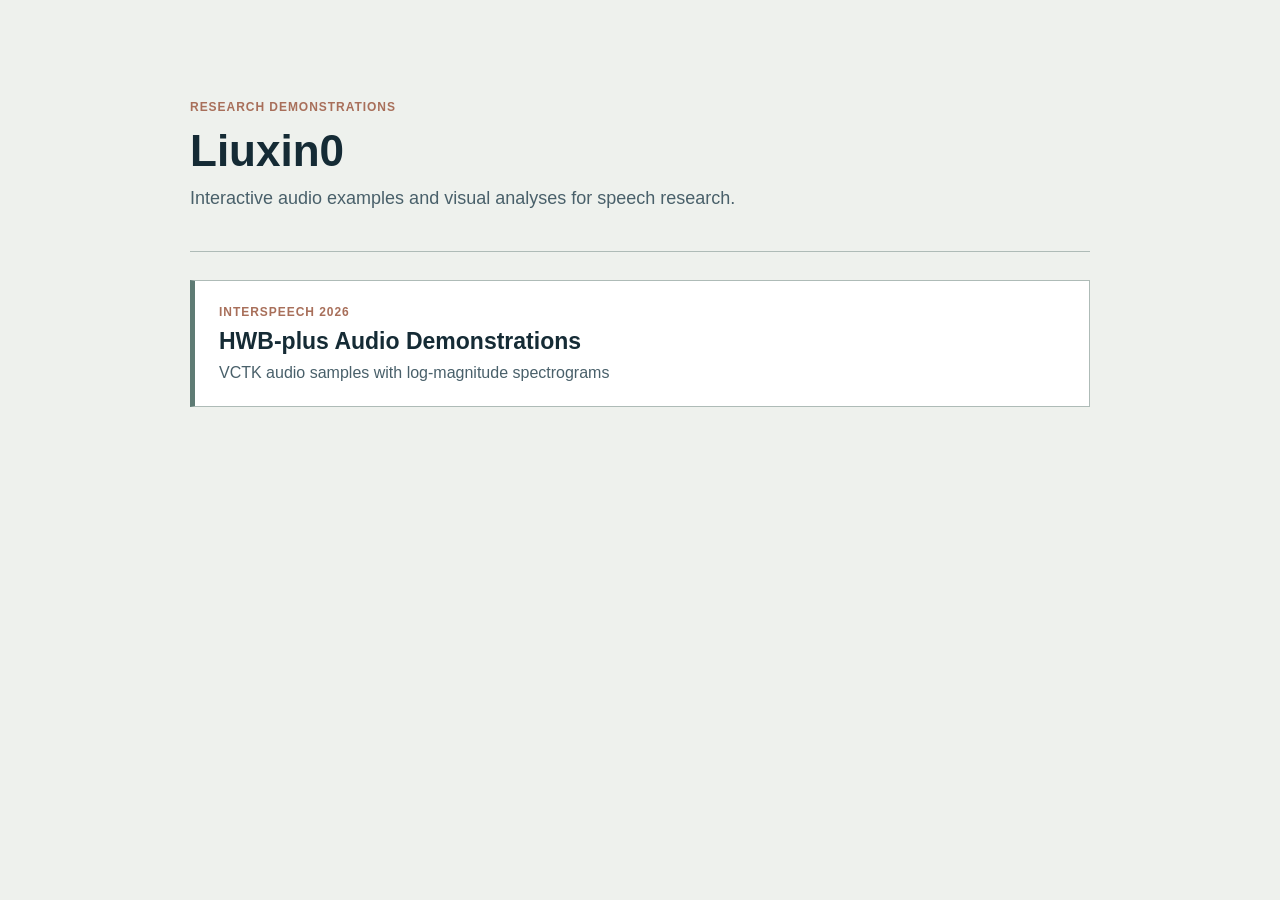
<file: index.html>
<!doctype html>
<html lang="en">
  <head>
    <meta charset="utf-8">
    <meta name="viewport" content="width=device-width, initial-scale=1">
    <title>Liuxin0 Research Demonstrations</title>
    <link rel="stylesheet" href="assets/site.css">
  </head>
  <body>
    <main>
      <header>
        <p class="eyebrow">RESEARCH DEMONSTRATIONS</p>
        <h1>Liuxin0</h1>
        <p class="intro">Interactive audio examples and visual analyses for speech research.</p>
      </header>
      <section aria-label="Available demonstrations">
        <a class="demo" href="hwb-plus/">
          <span class="label">INTERSPEECH 2026</span>
          <strong>HWB-plus Audio Demonstrations</strong>
          <span>VCTK audio samples with log-magnitude spectrograms</span>
        </a>
      </section>
    </main>
  </body>
</html>
</file>
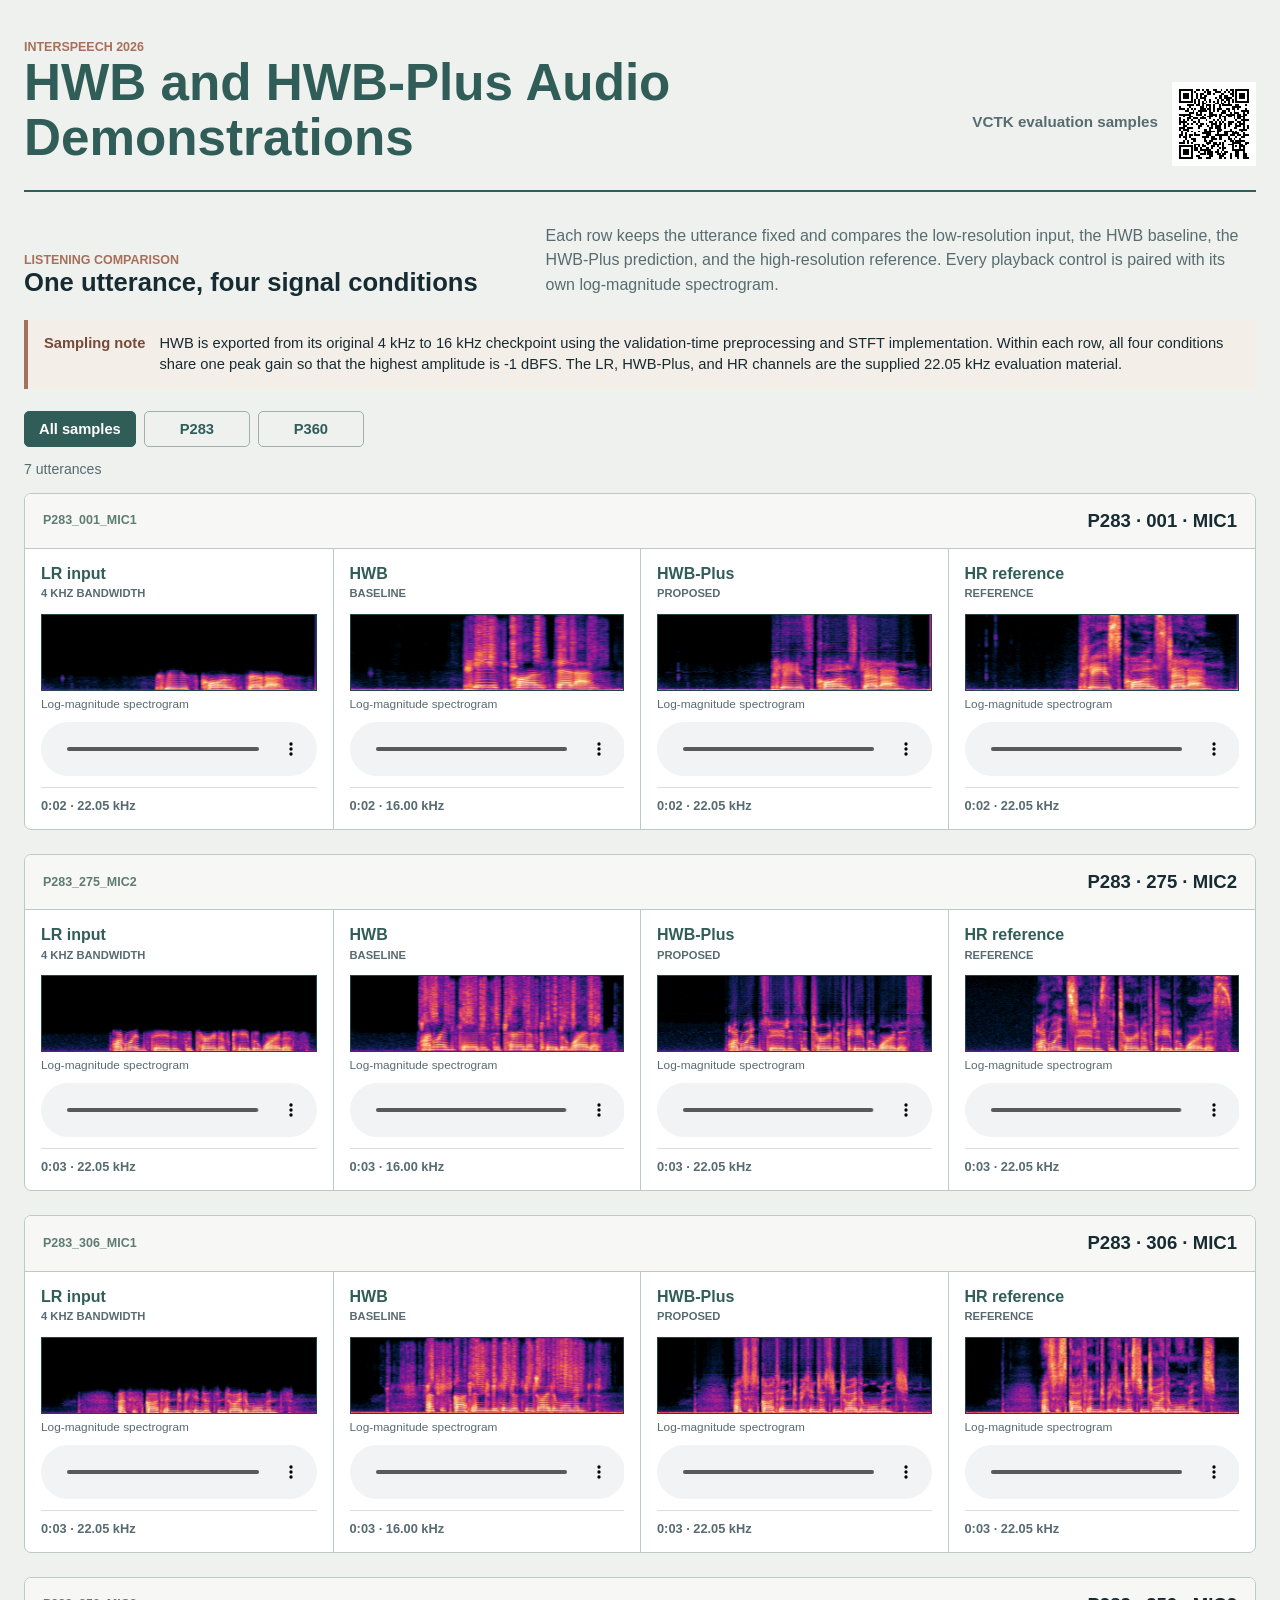
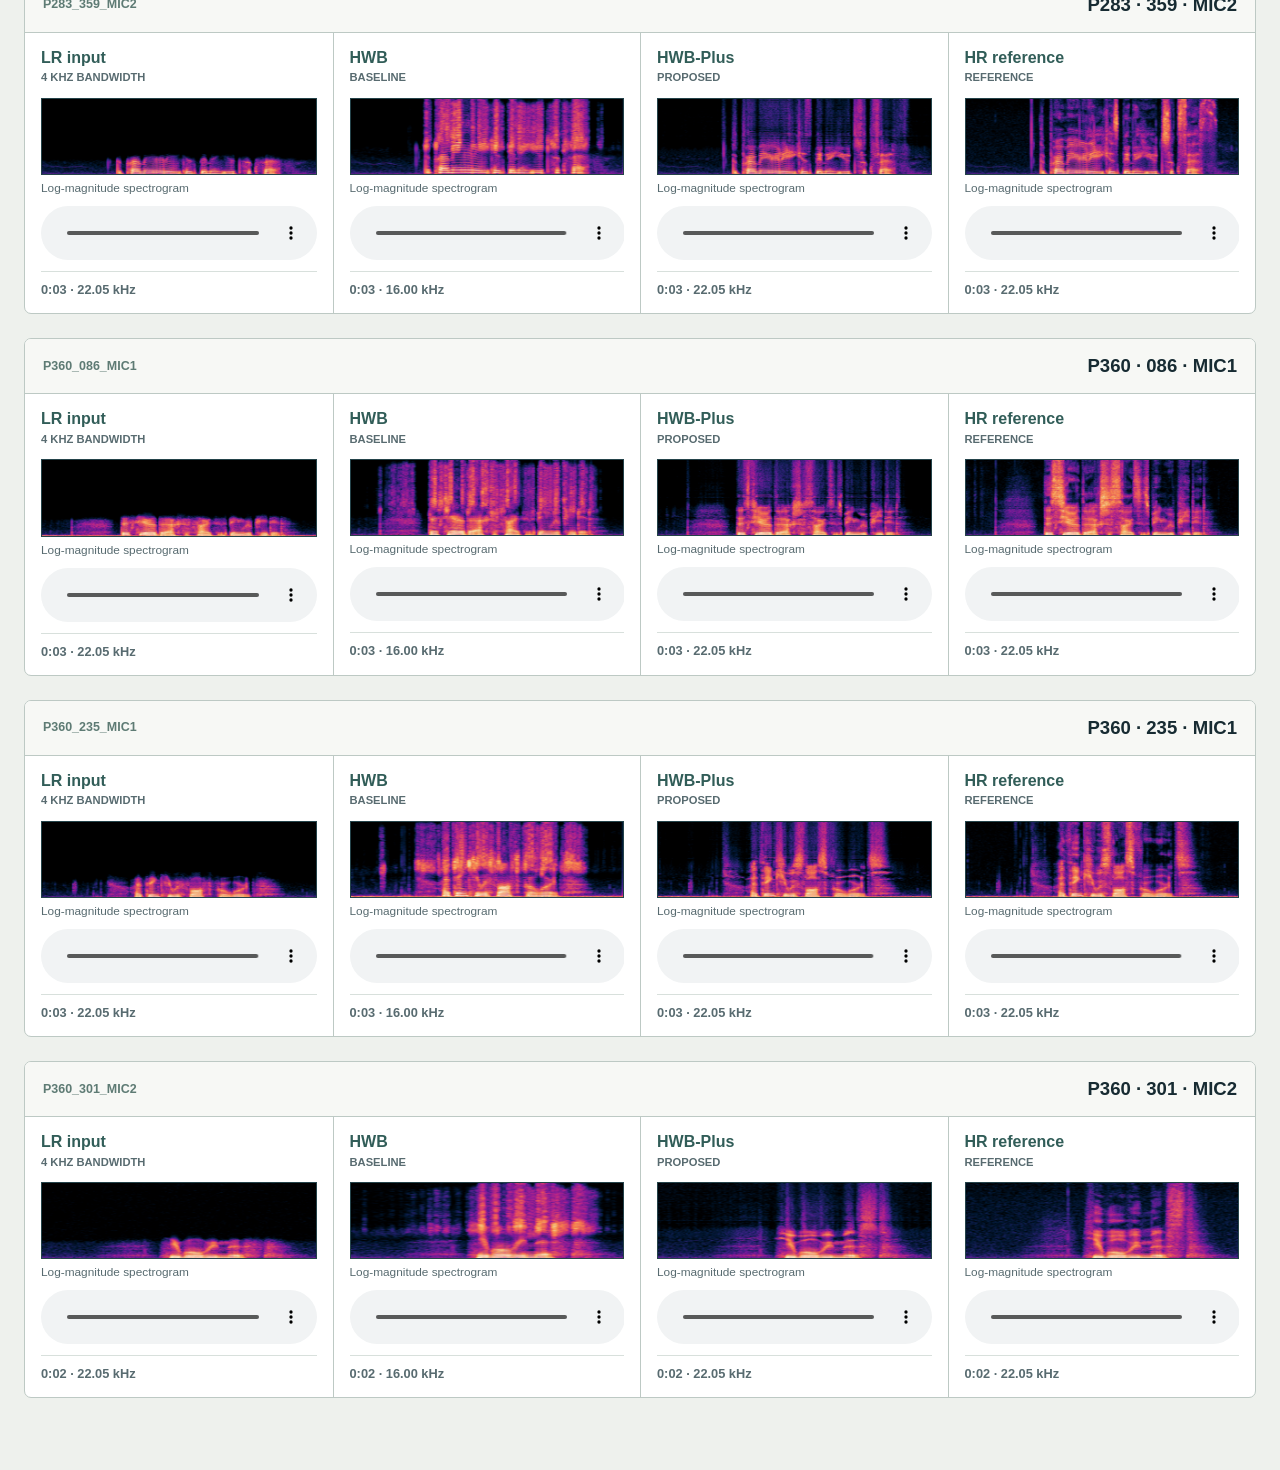
<file: hwb-plus/index.html>
<!doctype html>
<html lang="en">
  <head>
    <meta charset="utf-8">
    <meta name="viewport" content="width=device-width, initial-scale=1">
    <meta name="description" content="Four-way HWB and HWB-Plus audio comparisons with spectrograms.">
    <title>HWB and HWB-Plus Audio Demonstrations</title>
    <link rel="stylesheet" href="styles.css">
  </head>
  <body>
    <main class="shell">
      <header class="masthead">
        <div>
          <p class="eyebrow">Interspeech 2026</p>
          <h1>HWB and HWB-Plus Audio Demonstrations</h1>
        </div>
        <div class="masthead-meta">
          <p class="source-note">VCTK evaluation samples</p>
          <a class="qr-link" href="https://liuxin0.github.io/hwb-plus/" aria-label="Open the HWB and HWB-Plus audio demonstration">
            <img src="../assets/qrcodes/hwb-plus-audio-demo.png" alt="QR code for the HWB and HWB-Plus audio demonstration">
          </a>
        </div>
      </header>

      <section class="overview" aria-label="Audio demonstration overview">
        <div>
          <p class="section-kicker">Listening comparison</p>
          <h2>One utterance, four signal conditions</h2>
        </div>
        <p>Each row keeps the utterance fixed and compares the low-resolution input, the HWB baseline, the HWB-Plus prediction, and the high-resolution reference. Every playback control is paired with its own log-magnitude spectrogram.</p>
      </section>

      <aside class="method-note" aria-label="Comparison note">
        <strong>Sampling note</strong>
        <span>HWB is exported from its original 4 kHz to 16 kHz checkpoint using the validation-time preprocessing and STFT implementation. Within each row, all four conditions share one peak gain so that the highest amplitude is -1 dBFS. The LR, HWB-Plus, and HR channels are the supplied 22.05 kHz evaluation material.</span>
      </aside>

      <nav class="filters" aria-label="Filter examples">
        <button class="filter-button active" type="button" data-filter="all" aria-pressed="true">All samples</button>
        <button class="filter-button" type="button" data-filter="P283" aria-pressed="false">P283</button>
        <button class="filter-button" type="button" data-filter="P360" aria-pressed="false">P360</button>
      </nav>

      <p class="sample-count" id="sample-count" aria-live="polite"></p>
      <section class="comparison-list" id="comparison-list" aria-label="Four-way audio comparisons"></section>
    </main>

    <template id="comparison-template">
      <article class="comparison">
        <header class="comparison-head">
          <p class="comparison-id"></p>
          <h2 class="comparison-title"></h2>
        </header>
        <div class="comparison-columns"></div>
      </article>
    </template>

    <template id="variant-template">
      <section class="variant">
        <header class="variant-head">
          <h3 class="variant-label"></h3>
          <p class="variant-detail"></p>
        </header>
        <figure>
          <img class="spectrogram" loading="lazy">
          <figcaption>Log-magnitude spectrogram</figcaption>
        </figure>
        <audio class="audio-player" controls preload="metadata"></audio>
        <p class="variant-meta"></p>
      </section>
    </template>

    <script src="app.js"></script>
  </body>
</html>
</file>
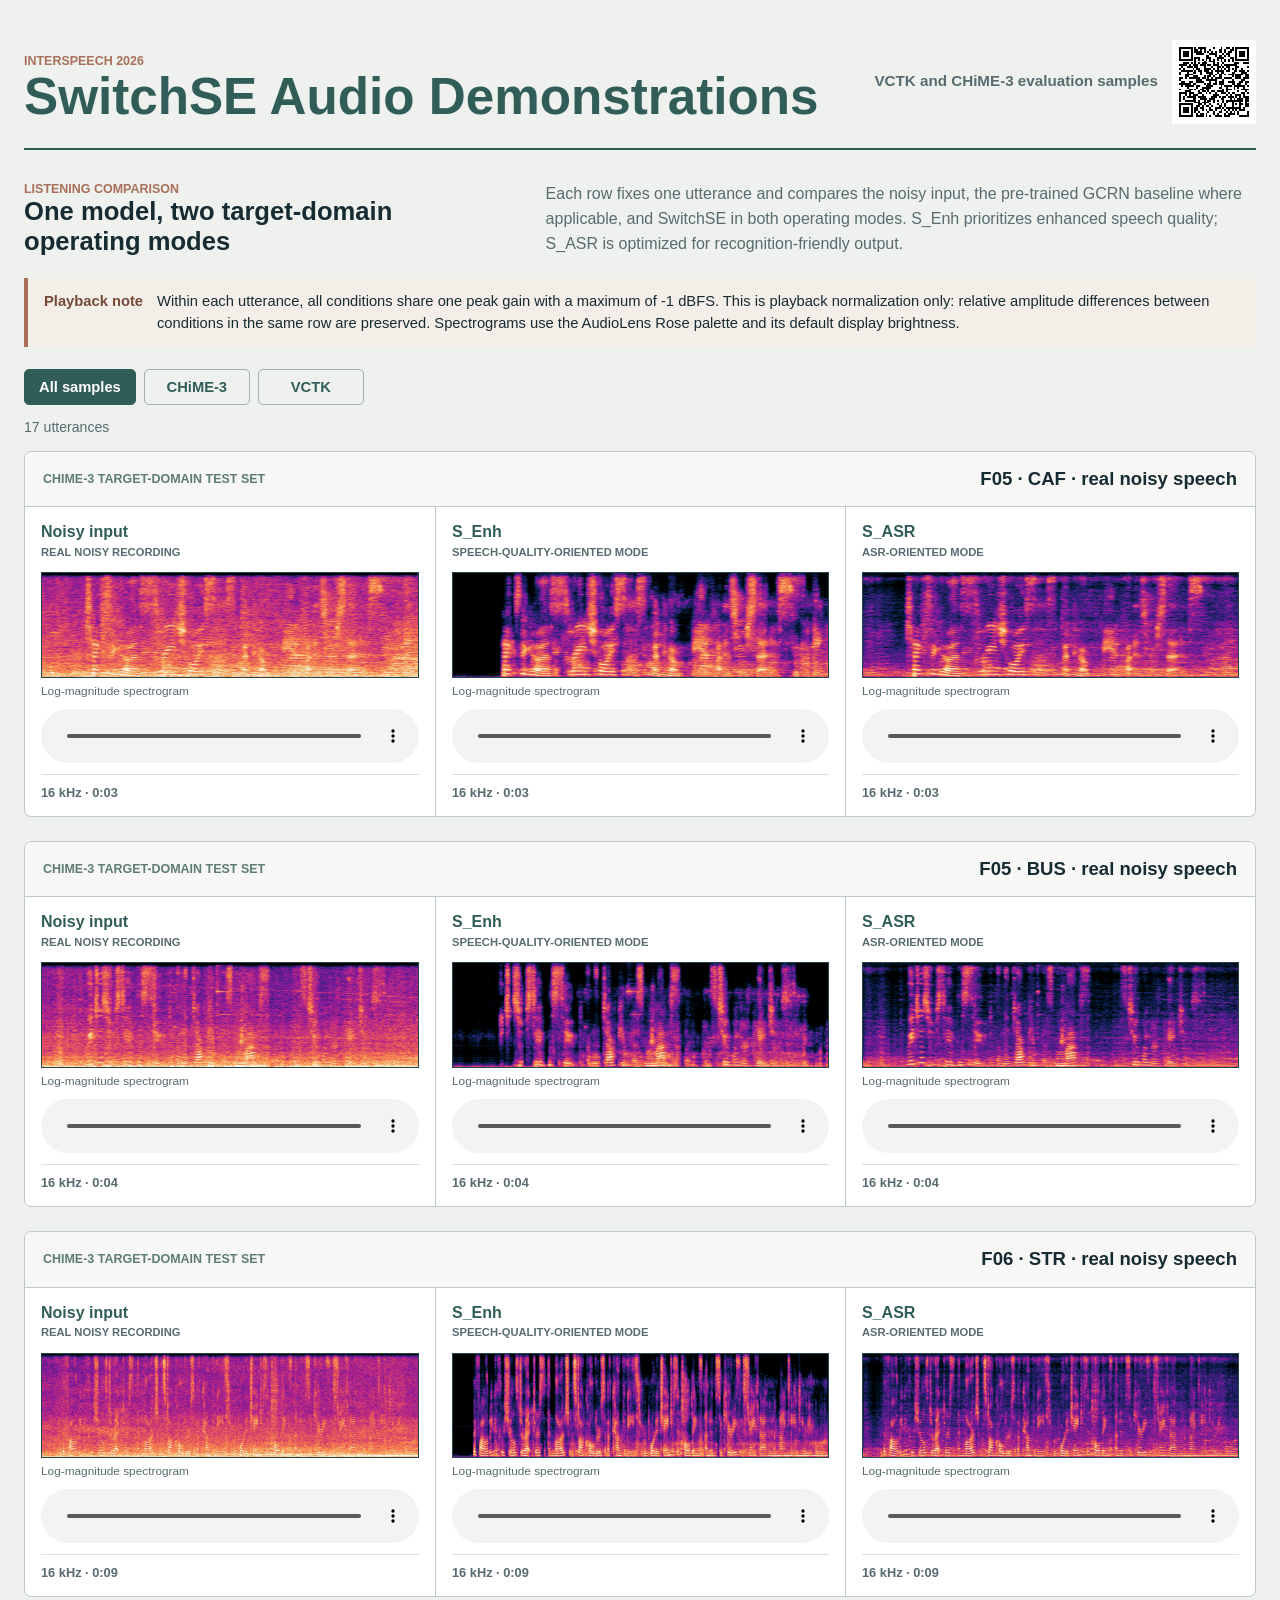
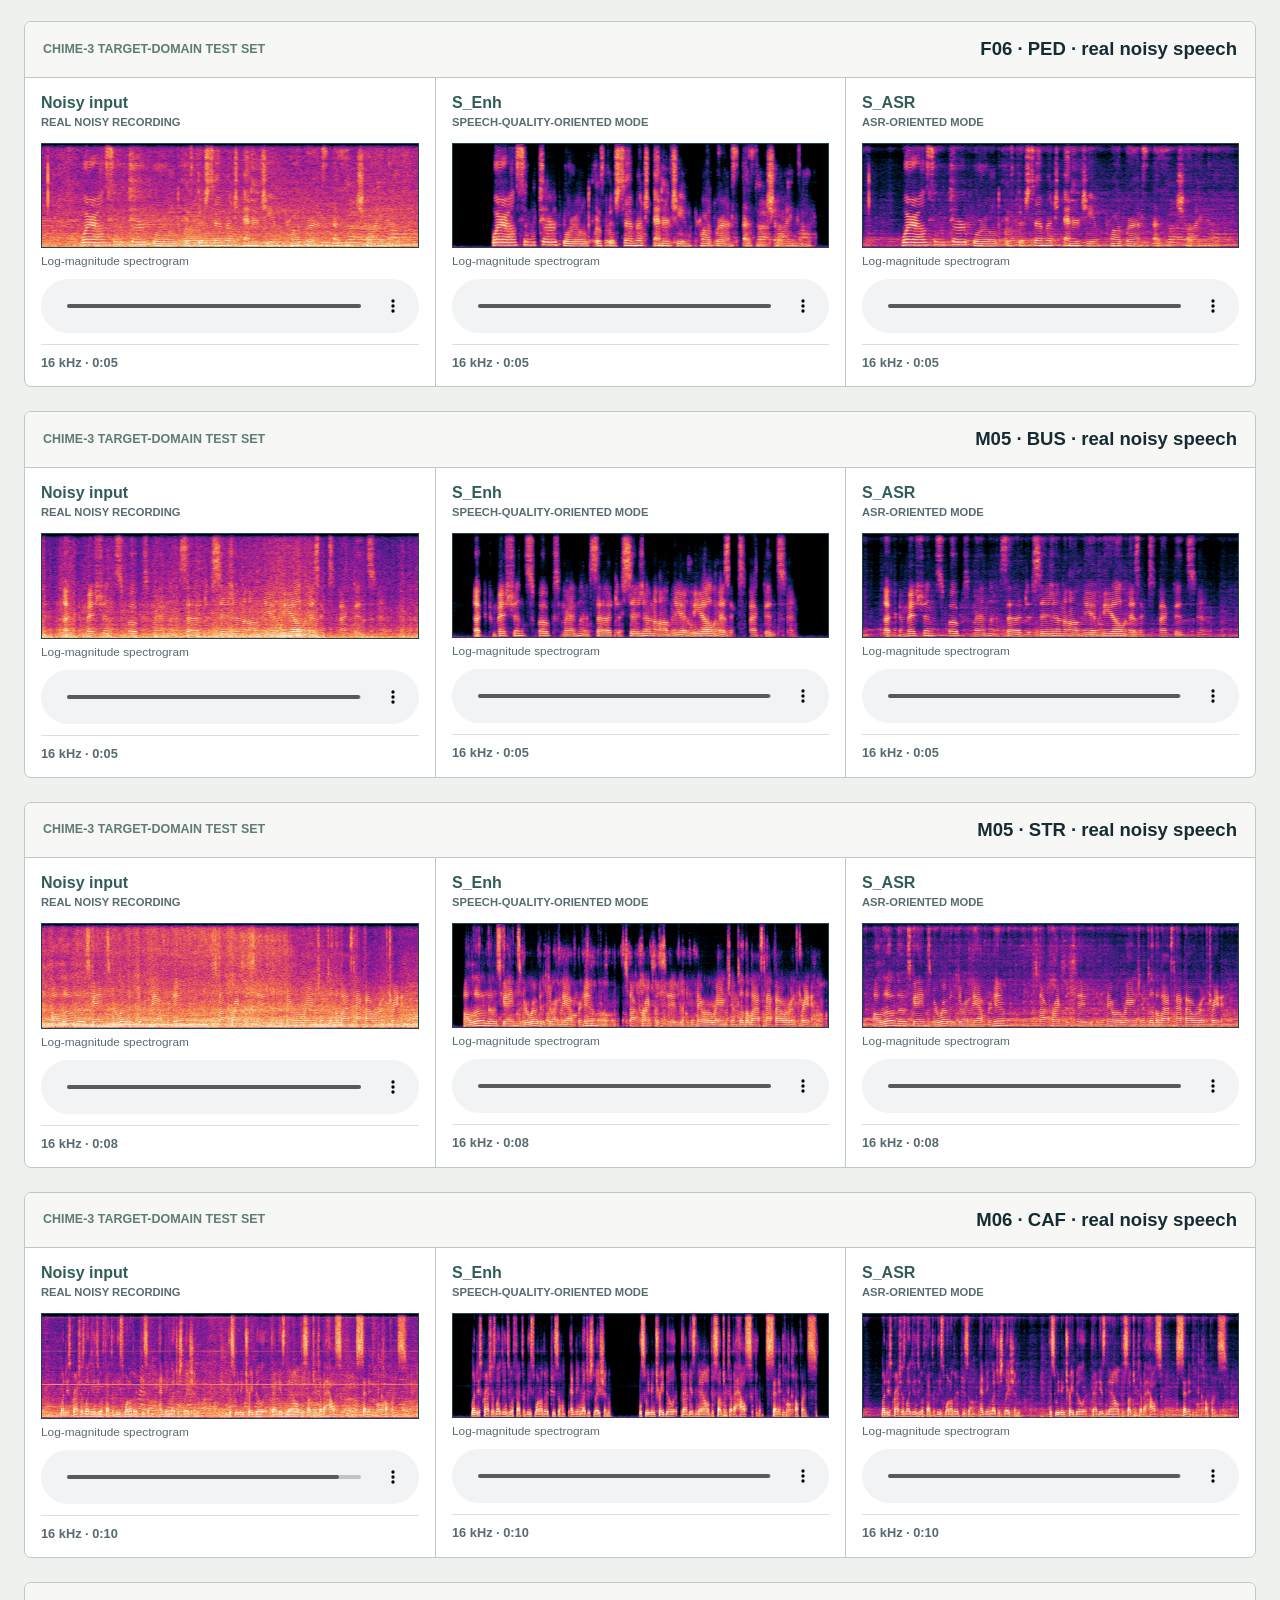
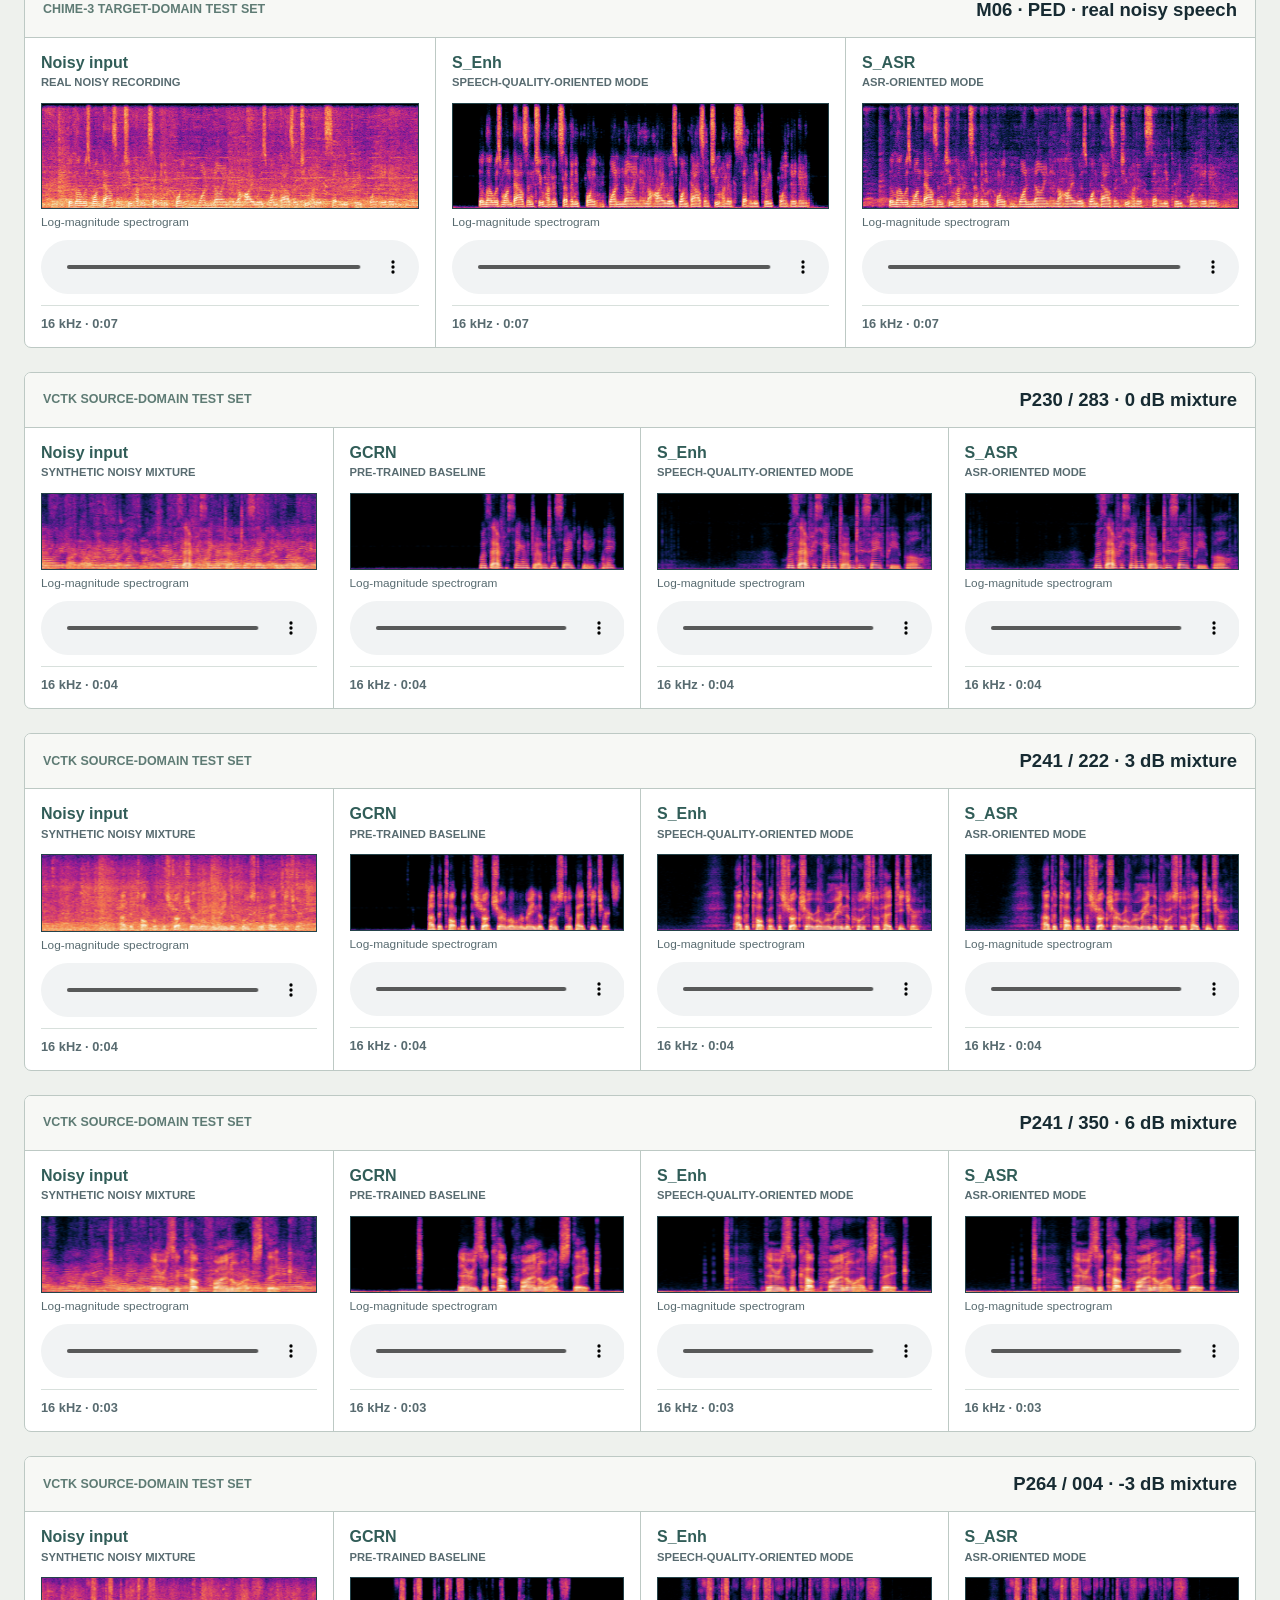
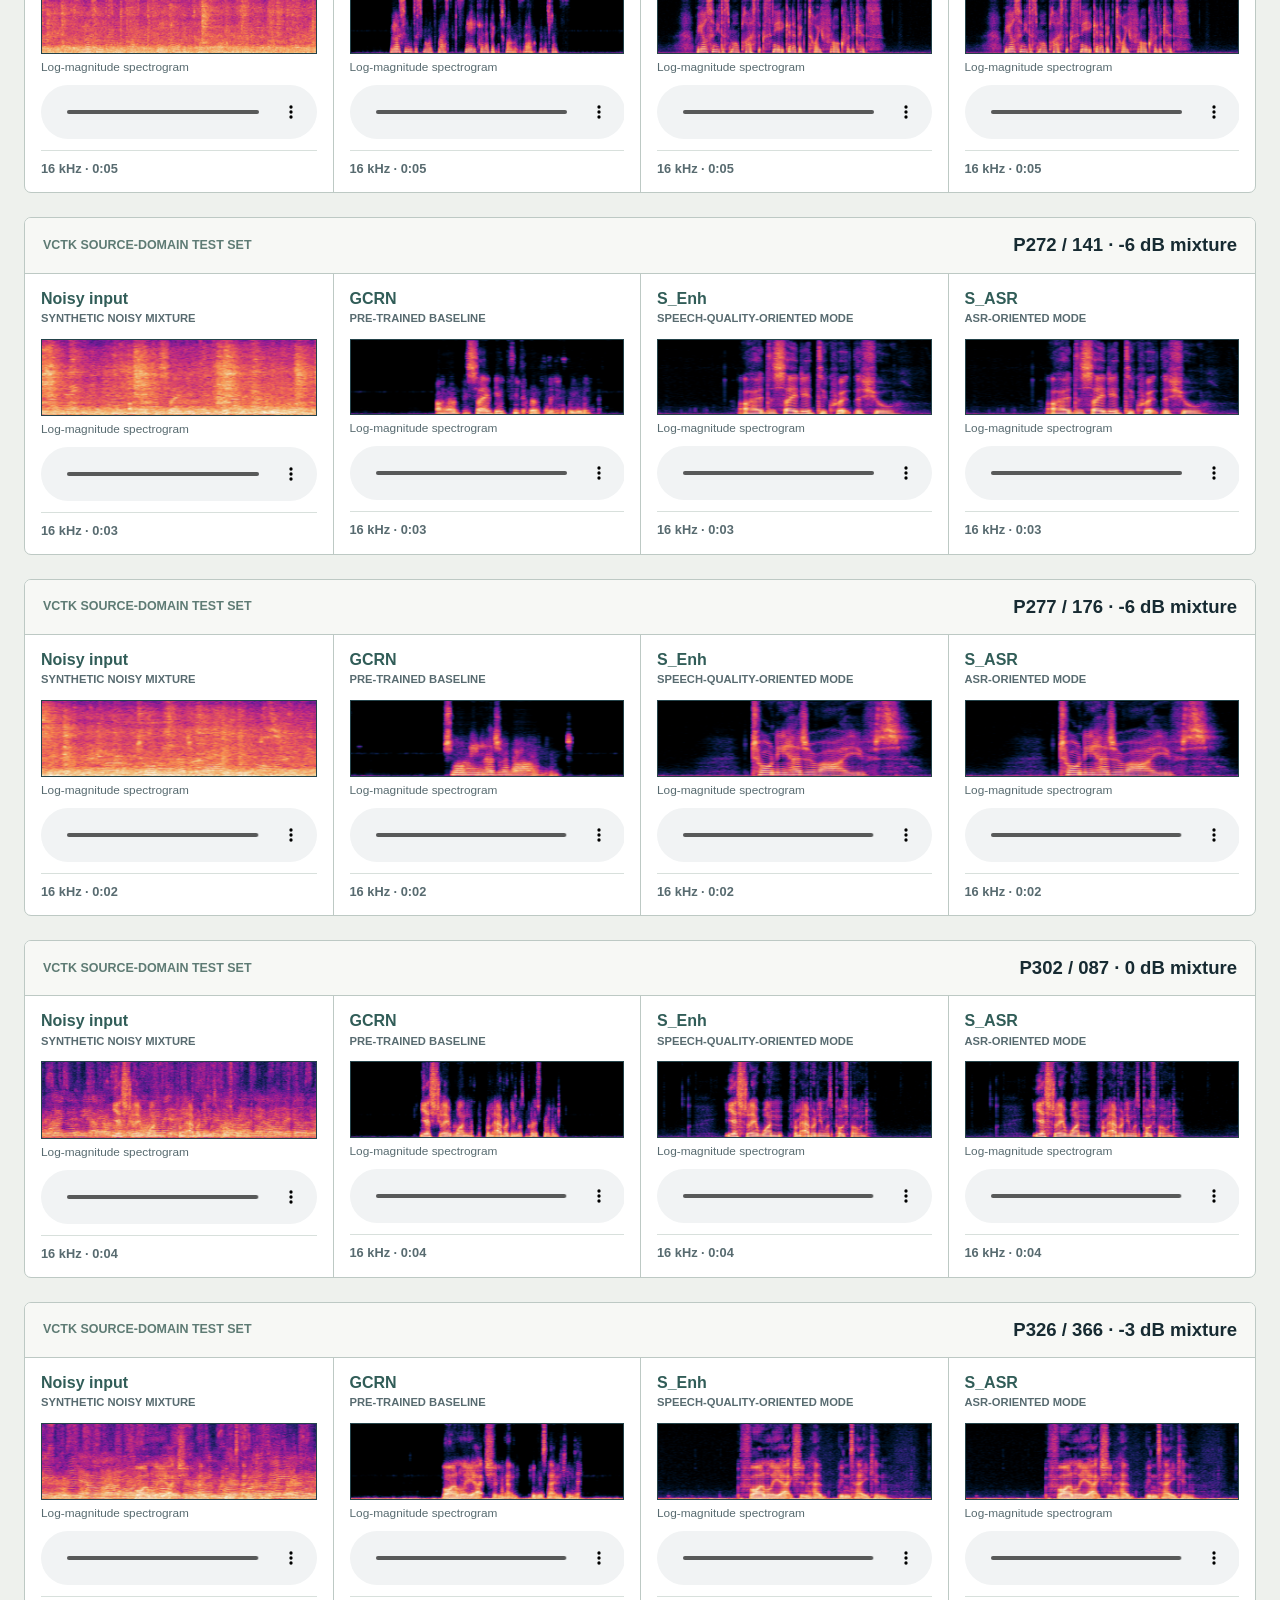
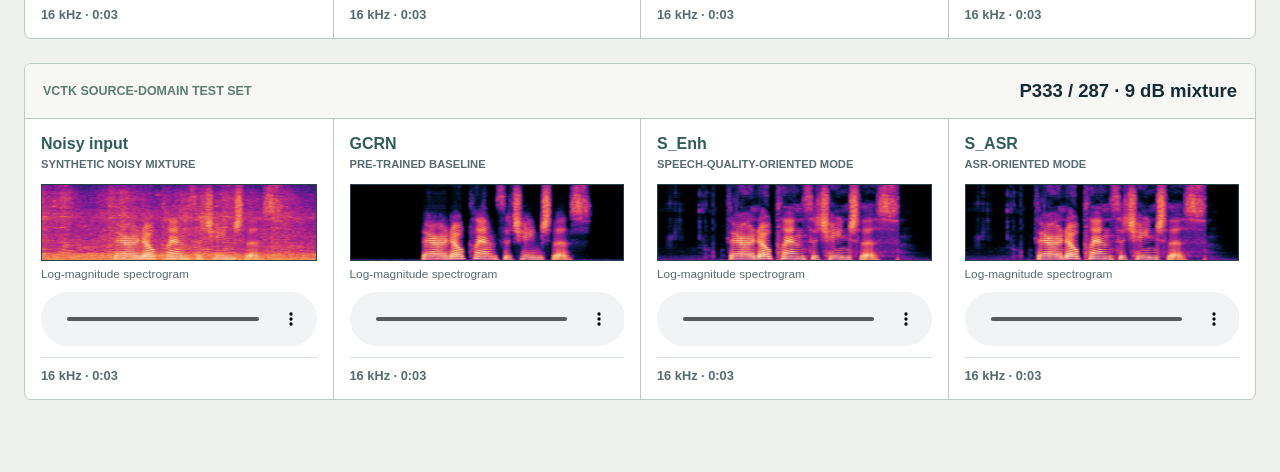
<file: switchse/index.html>
<!doctype html>
<html lang="en">
  <head>
    <meta charset="utf-8">
    <meta name="viewport" content="width=device-width, initial-scale=1">
    <meta name="description" content="SwitchSE audio comparisons on VCTK and CHiME-3 speech enhancement samples.">
    <title>SwitchSE Audio Demonstrations</title>
    <link rel="stylesheet" href="styles.css">
  </head>
  <body>
    <main class="shell">
      <header class="masthead">
        <div>
          <p class="eyebrow">Interspeech 2026</p>
          <h1>SwitchSE Audio Demonstrations</h1>
        </div>
        <div class="masthead-meta">
          <p class="source-note">VCTK and CHiME-3 evaluation samples</p>
          <a class="qr-link" href="https://liuxin0.github.io/switchse/" aria-label="Open the SwitchSE audio demonstration">
            <img src="../assets/qrcodes/switchse-audio-demo.png" alt="QR code for the SwitchSE audio demonstration">
          </a>
        </div>
      </header>

      <section class="overview" aria-label="Audio demonstration overview">
        <div>
          <p class="section-kicker">Listening comparison</p>
          <h2>One model, two target-domain operating modes</h2>
        </div>
        <p>Each row fixes one utterance and compares the noisy input, the pre-trained GCRN baseline where applicable, and SwitchSE in both operating modes. S_Enh prioritizes enhanced speech quality; S_ASR is optimized for recognition-friendly output.</p>
      </section>

      <aside class="method-note" aria-label="Comparison note">
        <strong>Playback note</strong>
        <span>Within each utterance, all conditions share one peak gain with a maximum of -1 dBFS. This is playback normalization only: relative amplitude differences between conditions in the same row are preserved. Spectrograms use the AudioLens Rose palette and its default display brightness.</span>
      </aside>

      <nav class="filters" aria-label="Filter examples">
        <button class="filter-button active" type="button" data-filter="all" aria-pressed="true">All samples</button>
        <button class="filter-button" type="button" data-filter="chime" aria-pressed="false">CHiME-3</button>
        <button class="filter-button" type="button" data-filter="vctk" aria-pressed="false">VCTK</button>
      </nav>

      <p class="sample-count" id="sample-count" aria-live="polite"></p>
      <section class="comparison-list" id="comparison-list" aria-label="SwitchSE audio comparisons"></section>
    </main>

    <template id="comparison-template">
      <article class="comparison">
        <header class="comparison-head">
          <p class="comparison-id"></p>
          <h2 class="comparison-title"></h2>
        </header>
        <div class="comparison-columns"></div>
      </article>
    </template>

    <template id="variant-template">
      <section class="variant">
        <header class="variant-head">
          <h3 class="variant-label"></h3>
          <p class="variant-detail"></p>
        </header>
        <figure>
          <img class="spectrogram" loading="lazy">
          <figcaption>Log-magnitude spectrogram</figcaption>
        </figure>
        <audio class="audio-player" controls preload="metadata"></audio>
        <p class="variant-meta"></p>
      </section>
    </template>

    <script src="app.js"></script>
  </body>
</html>
</file>
<file: assets/site.css>
:root {
  color-scheme: light;
  font-family: Arial, Helvetica, sans-serif;
  background: #eef1ed;
  color: #152b35;
}

* { box-sizing: border-box; }

body { margin: 0; }

main {
  width: min(100% - 40px, 900px);
  margin: 0 auto;
  padding: 88px 0;
}

header { border-bottom: 1px solid #aebbb7; padding-bottom: 42px; }

.eyebrow, .label {
  color: #a86f5a;
  font-size: 12px;
  font-weight: 700;
  letter-spacing: 0.08em;
}

h1 { font-size: 44px; font-weight: 700; margin: 12px 0; }

.intro { color: #49606a; font-size: 18px; margin: 0; }

section { padding-top: 28px; }

.demo {
  display: grid;
  gap: 9px;
  color: inherit;
  padding: 24px;
  text-decoration: none;
  border: 1px solid #aebbb7;
  border-left: 5px solid #5e7b74;
  background: #fff;
}

.demo:hover { border-color: #5e7b74; background: #f7f8f5; }

.demo strong { font-size: 23px; }

.demo span:last-child { color: #49606a; }

@media (max-width: 600px) {
  main { width: min(100% - 28px, 900px); padding: 50px 0; }
  h1 { font-size: 34px; }
}
</file>
<file: hwb-plus/styles.css>
:root {
  --canvas: #eef1ed;
  --paper: #ffffff;
  --ink: #172b32;
  --muted: #586b70;
  --line: #bdc9c4;
  --evergreen: #315d58;
  --teal: #5e7b74;
  --terracotta: #a86f5a;
  --note: #f4eee8;
}

* { box-sizing: border-box; }

body {
  margin: 0;
  color: var(--ink);
  background: var(--canvas);
  font-family: Arial, Helvetica, sans-serif;
}

button, audio { font: inherit; }

.shell {
  width: min(1600px, calc(100% - 48px));
  margin: 0 auto;
  padding: 40px 0 72px;
}

.masthead {
  display: flex;
  align-items: end;
  justify-content: space-between;
  gap: 24px;
  padding-bottom: 24px;
  border-bottom: 2px solid var(--evergreen);
}

.eyebrow, .section-kicker, .comparison-id, .variant-detail {
  margin: 0;
  color: var(--terracotta);
  font-size: 0.78rem;
  font-weight: 700;
  line-height: 1.2;
  letter-spacing: 0;
  text-transform: uppercase;
}

h1, h2, h3, p { margin-top: 0; }

h1 {
  max-width: 980px;
  margin-bottom: 0;
  color: var(--evergreen);
  font-size: clamp(2rem, 4vw, 3.55rem);
  line-height: 1.08;
}

.source-note {
  margin-bottom: 4px;
  color: var(--muted);
  font-size: 0.95rem;
  font-weight: 700;
  white-space: nowrap;
}

.masthead-meta {
  display: flex;
  align-items: center;
  gap: 14px;
}

.qr-link img {
  display: block;
  width: 84px;
  height: 84px;
  image-rendering: pixelated;
}

.overview {
  display: grid;
  grid-template-columns: minmax(280px, 0.8fr) minmax(420px, 1.2fr);
  gap: 48px;
  align-items: end;
  padding: 32px 0 22px;
}

.overview h2 {
  margin-bottom: 0;
  font-size: clamp(1.35rem, 2vw, 1.9rem);
  line-height: 1.16;
}

.overview > p {
  max-width: 790px;
  margin-bottom: 0;
  color: var(--muted);
  font-size: 1rem;
  line-height: 1.55;
}

.method-note {
  display: grid;
  grid-template-columns: auto 1fr;
  gap: 14px;
  align-items: baseline;
  padding: 13px 16px;
  border-left: 4px solid var(--terracotta);
  color: var(--ink);
  background: var(--note);
  font-size: 0.92rem;
  line-height: 1.45;
}

.method-note strong { color: #754938; white-space: nowrap; }

.filters {
  display: flex;
  flex-wrap: wrap;
  gap: 8px;
  padding: 22px 0 14px;
}

.filter-button {
  min-width: 106px;
  padding: 9px 14px;
  border: 1px solid #9fafa9;
  border-radius: 5px;
  color: var(--evergreen);
  background: transparent;
  cursor: pointer;
  font-size: 0.92rem;
  font-weight: 700;
}

.filter-button:hover, .filter-button:focus-visible { border-color: var(--teal); outline: 2px solid transparent; }
.filter-button.active { border-color: var(--evergreen); color: #fff; background: var(--evergreen); }

.sample-count { margin: 0 0 16px; color: var(--muted); font-size: 0.88rem; }

.comparison-list { display: grid; gap: 24px; }

.comparison {
  overflow: hidden;
  border: 1px solid var(--line);
  border-radius: 7px;
  background: var(--paper);
}

.comparison-head {
  display: flex;
  align-items: center;
  justify-content: space-between;
  gap: 18px;
  padding: 16px 18px;
  border-bottom: 1px solid var(--line);
  background: #f7f8f5;
}

.comparison-id { color: var(--teal); }

.comparison-title { margin: 0; font-size: 1.16rem; line-height: 1.2; }

.comparison-columns {
  display: grid;
  grid-template-columns: repeat(4, minmax(0, 1fr));
}

.variant {
  display: flex;
  min-width: 0;
  flex-direction: column;
  gap: 11px;
  padding: 16px;
  border-left: 1px solid var(--line);
}

.variant:first-child { border-left: 0; }

.variant-head { min-height: 38px; }

.variant h3 { margin: 0 0 4px; color: var(--evergreen); font-size: 1rem; line-height: 1.15; }
.variant-detail { color: var(--muted); font-size: 0.7rem; }

figure { margin: 0; }

.spectrogram {
  display: block;
  width: 100%;
  aspect-ratio: 25 / 7;
  border: 1px solid #24434a;
  object-fit: cover;
}

figcaption { padding-top: 6px; color: var(--muted); font-size: 0.74rem; }

.audio-player { width: 100%; }

.variant-meta { margin: 0; padding-top: 10px; border-top: 1px solid #d8e0dc; color: var(--muted); font-size: 0.8rem; font-weight: 700; }

@media (max-width: 1080px) {
  .comparison-columns { grid-template-columns: repeat(2, minmax(0, 1fr)); }
  .variant:nth-child(odd) { border-left: 0; }
  .variant:nth-child(n + 3) { border-top: 1px solid var(--line); }
}

@media (max-width: 680px) {
  .shell { width: min(100% - 28px, 1600px); padding-top: 28px; }
  .masthead, .overview { display: block; }
  .masthead-meta { margin-top: 18px; }
  .source-note { margin-top: 0; }
  .overview { padding-top: 26px; }
  .overview > p { margin-top: 16px; }
  .method-note { grid-template-columns: 1fr; gap: 5px; }
  .comparison-head { display: block; }
  .comparison-title { margin-top: 5px; }
  .comparison-columns { grid-template-columns: 1fr; }
  .variant { border-top: 1px solid var(--line); border-left: 0; }
  .variant:first-child { border-top: 0; }
}
</file>
<file: switchse/styles.css>
:root {
  --canvas: #eef1ed;
  --paper: #ffffff;
  --ink: #172b32;
  --muted: #586b70;
  --line: #bdc9c4;
  --evergreen: #315d58;
  --teal: #5e7b74;
  --terracotta: #a86f5a;
  --note: #f4eee8;
}

* { box-sizing: border-box; }

body {
  margin: 0;
  color: var(--ink);
  background: var(--canvas);
  font-family: Arial, Helvetica, sans-serif;
}

button, audio { font: inherit; }

.shell {
  width: min(1600px, calc(100% - 48px));
  margin: 0 auto;
  padding: 40px 0 72px;
}

.masthead {
  display: flex;
  align-items: end;
  justify-content: space-between;
  gap: 24px;
  padding-bottom: 24px;
  border-bottom: 2px solid var(--evergreen);
}

.eyebrow, .section-kicker, .comparison-id, .variant-detail {
  margin: 0;
  color: var(--terracotta);
  font-size: 0.78rem;
  font-weight: 700;
  line-height: 1.2;
  letter-spacing: 0;
  text-transform: uppercase;
}

h1, h2, h3, p { margin-top: 0; }

h1 {
  max-width: 980px;
  margin-bottom: 0;
  color: var(--evergreen);
  font-size: clamp(2rem, 4vw, 3.55rem);
  line-height: 1.08;
}

.source-note {
  margin-bottom: 4px;
  color: var(--muted);
  font-size: 0.95rem;
  font-weight: 700;
  white-space: nowrap;
}

.masthead-meta {
  display: flex;
  align-items: center;
  gap: 14px;
}

.qr-link img {
  display: block;
  width: 84px;
  height: 84px;
  image-rendering: pixelated;
}

.overview {
  display: grid;
  grid-template-columns: minmax(280px, 0.8fr) minmax(420px, 1.2fr);
  gap: 48px;
  align-items: end;
  padding: 32px 0 22px;
}

.overview h2 {
  margin-bottom: 0;
  font-size: clamp(1.35rem, 2vw, 1.9rem);
  line-height: 1.16;
}

.overview > p {
  max-width: 790px;
  margin-bottom: 0;
  color: var(--muted);
  font-size: 1rem;
  line-height: 1.55;
}

.method-note {
  display: grid;
  grid-template-columns: auto 1fr;
  gap: 14px;
  align-items: baseline;
  padding: 13px 16px;
  border-left: 4px solid var(--terracotta);
  color: var(--ink);
  background: var(--note);
  font-size: 0.92rem;
  line-height: 1.45;
}

.method-note strong { color: #754938; white-space: nowrap; }

.filters {
  display: flex;
  flex-wrap: wrap;
  gap: 8px;
  padding: 22px 0 14px;
}

.filter-button {
  min-width: 106px;
  padding: 9px 14px;
  border: 1px solid #9fafa9;
  border-radius: 5px;
  color: var(--evergreen);
  background: transparent;
  cursor: pointer;
  font-size: 0.92rem;
  font-weight: 700;
}

.filter-button:hover, .filter-button:focus-visible { border-color: var(--teal); outline: 2px solid transparent; }
.filter-button.active { border-color: var(--evergreen); color: #fff; background: var(--evergreen); }

.sample-count { margin: 0 0 16px; color: var(--muted); font-size: 0.88rem; }

.comparison-list { display: grid; gap: 24px; }

.comparison {
  overflow: hidden;
  border: 1px solid var(--line);
  border-radius: 7px;
  background: var(--paper);
}

.comparison-head {
  display: flex;
  align-items: center;
  justify-content: space-between;
  gap: 18px;
  padding: 16px 18px;
  border-bottom: 1px solid var(--line);
  background: #f7f8f5;
}

.comparison-id { color: var(--teal); }
.comparison-title { margin: 0; font-size: 1.16rem; line-height: 1.2; }

.comparison-columns {
  display: grid;
  grid-template-columns: repeat(var(--column-count), minmax(0, 1fr));
}

.variant {
  display: flex;
  min-width: 0;
  flex-direction: column;
  gap: 11px;
  padding: 16px;
  border-left: 1px solid var(--line);
}

.variant:first-child { border-left: 0; }
.variant-head { min-height: 38px; }
.variant h3 { margin: 0 0 4px; color: var(--evergreen); font-size: 1rem; line-height: 1.15; }
.variant-detail { color: var(--muted); font-size: 0.7rem; }

figure { margin: 0; }

.spectrogram {
  display: block;
  width: 100%;
  aspect-ratio: 25 / 7;
  border: 1px solid #24434a;
  object-fit: cover;
}

figcaption { padding-top: 6px; color: var(--muted); font-size: 0.74rem; }
.audio-player { width: 100%; }
.variant-meta { margin: 0; padding-top: 10px; border-top: 1px solid #d8e0dc; color: var(--muted); font-size: 0.8rem; font-weight: 700; }

@media (max-width: 840px) {
  .comparison-columns { grid-template-columns: repeat(2, minmax(0, 1fr)); }
  .variant:nth-child(odd) { border-left: 0; }
  .variant:nth-child(n + 3) { border-top: 1px solid var(--line); }
}

@media (max-width: 680px) {
  .shell { width: min(100% - 28px, 1600px); padding-top: 28px; }
  .masthead, .overview { display: block; }
  .masthead-meta { margin-top: 18px; }
  .source-note { margin-top: 0; }
  .overview { padding-top: 26px; }
  .overview > p { margin-top: 16px; }
  .method-note { grid-template-columns: 1fr; gap: 5px; }
  .comparison-head { display: block; }
  .comparison-title { margin-top: 5px; }
  .comparison-columns { grid-template-columns: 1fr; }
  .variant { border-top: 1px solid var(--line); border-left: 0; }
  .variant:first-child { border-top: 0; }
}
</file>
